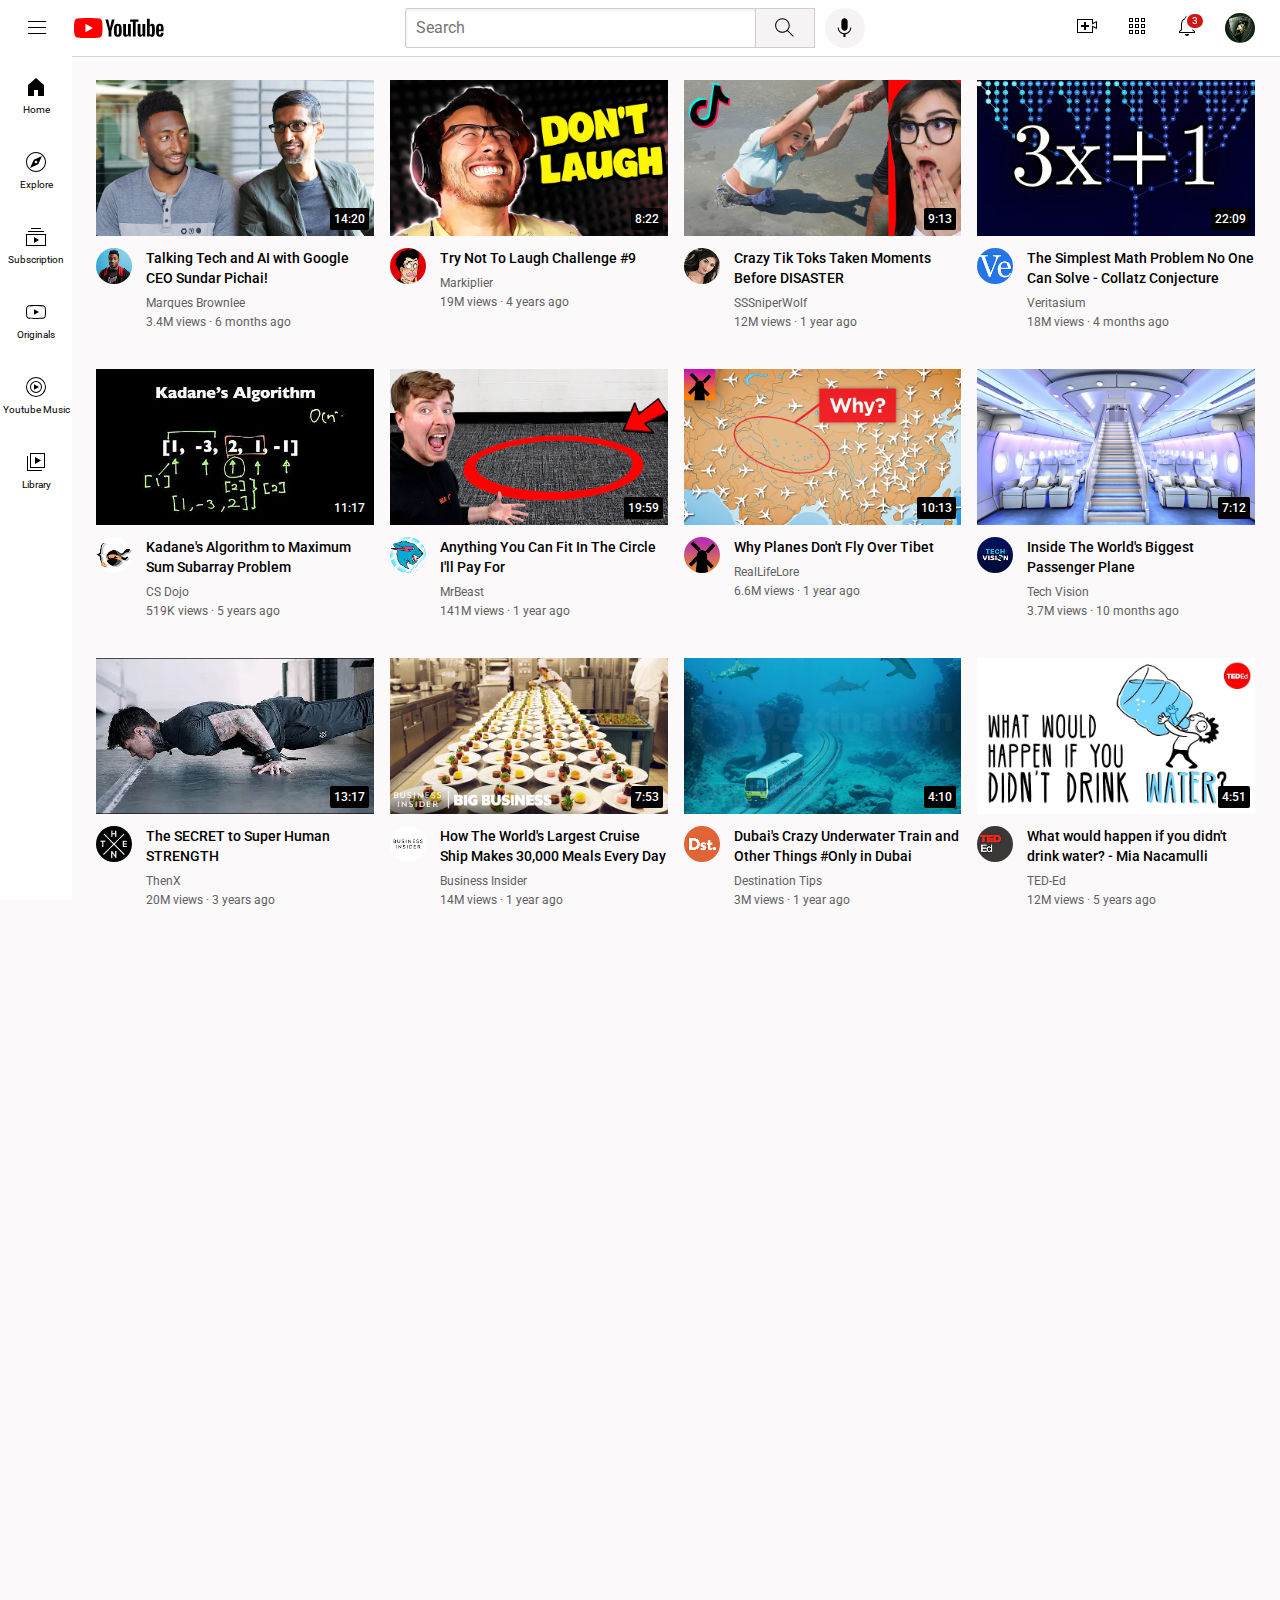
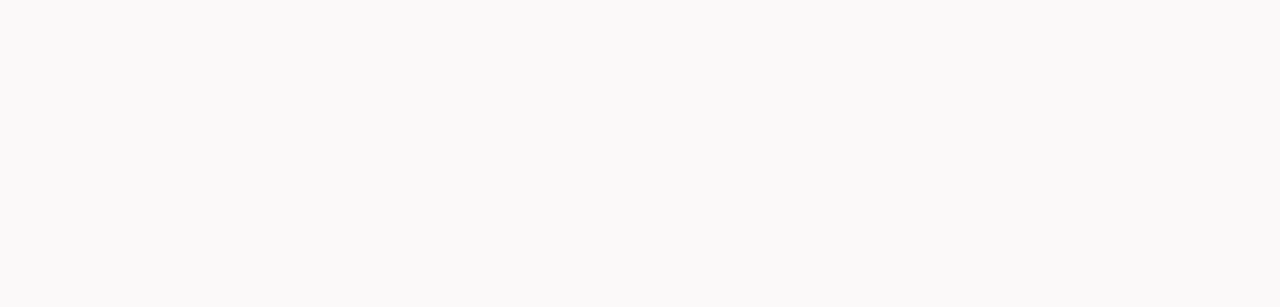
<file: index.html>
<!DOCTYPE html>
<html>
	<head>
		<title>
			YouTube clone
		</title>
		<link rel="preconnect" href="https://fonts.googleapis.com">
<link rel="preconnect" href="https://fonts.gstatic.com" crossorigin>
<link href="https://fonts.googleapis.com/css2?family=Roboto:ital,wght@0,100;0,300;0,400;0,500;0,700;0,900;1,100;1,300;1,400;1,500;1,700;1,900&display=swap" rel="stylesheet">
<link rel="stylesheet" href="STYLES/general.css">
<link rel="stylesheet" href="STYLES/video.css">
<link rel="stylesheet" href="STYLES/header.css">
<style>
	body{
		margin: 0;
		padding-bottom: 1000px;
	}
</style>
	</head>
	<body style="padding-top: 80px;
	             padding-left: 96px;
				 padding-right: 25px;
				 background-color: rgb(251, 249, 249);">
		<div class="header">
			<div class="left-section">
				<img class="hamburger-menu" src="icons/hamburger-menu.svg">
				<img class="youtube-logo" src="icons/youtube-logo.svg">
			</div>
			<div class="middle-section">
				<input class="textbar" type="text" placeholder="Search">
				<button class="search-button">
					<img class="search" src="icons/search.svg">
					<div class="tooltip">Search</div>
				</button>
				<button class="voice-button">
					<img class="voice" src="icons/voice-search-icon.svg">
					<div class="tooltip">Search with your voice</div>
				</button>
			</div>
			<div class="right-section">
				<div class="upload-option">
				<img class="upload" src="icons/upload.svg">
				<div class="tooltip">Create</div>
				</div>
				<div class="youtube-apps-option">
				<img class="youtube-apps" src="icons/youtube-apps.svg">
				<div class="tooltip">YouTube apps</div>
				</div>
				<div class="notification-icon">
				<img class="notifications" src="icons/notifications.svg">
				<div class="tooltip">Notifications</div>
				<div class="notification-count">3</div>
				</div>
				<img class="channel-picture" src="icons/unnamed.jpg">
			</div>
		</div>
		<div class="sidebar">
			<div class="sidelink">
			<div class="home1">
				<img class="home" src="icons/home.svg">
			</div>
			<div class="sidep1">
				<p class="sidep">Home</p>
			</div>
		</div>
		<div class="sidelink">
			<div class="explore1">
				<img class="explore" src="icons/explore.svg">
			</div>
			<div class="sidep1">
				<p class="sidep">Explore</p>
			</div>
		</div>
		<div class="sidelink">
			<div class="subscription1">
				<img class="subscription" src="icons/subscriptions.svg">
			</div>
			<div class="sidep1">
				<p class="sidep">Subscription</p>
			</div>
		</div>
		<div class="sidelink">
			<div class="originals1">
				<img class="originals" src="icons/originals.svg">
			</div>
			<div class="sidep1">
				<p class="sidep">Originals</p>
			</div>
		</div>
		<div class="sidelink">
			<div class="youtube-music1">
				<img class="youtube-music" src="icons/youtube-music.svg">
			</div>
			<div class="sidep1">
				<p class="sidep">Youtube Music</p>
			</div>
		</div>
		<div class="sidelink">
			<div class="library1">
				<img class="library" src="icons/library.svg">
			</div>
			<div class="sidep1">
				<p class="sidep">Library</p>
			</div>
		</div>
		</div>
		<div class="video-grid">
			<div class="first-div">
				<div class="divhor-one">
					<a href="https://youtu.be/n2RNcPRtAiY?si=Q77ncR1Mn3xw7DJM">
					<img class="thumbnail" src="thumbnail/thumbnail-1.webp">
					</a>
					<div class="video-time">14:20</div>
				</div>
			<div class="video-info-grid">
				<div class="divvir-one">
					<img class="channel1" src="thumbnail/channel-1.jpeg">
				</div>
				<div class="divvir-two">
					<div class="divhor-three">
						<p class="video-title">
							Talking Tech and AI with Google CEO Sundar Pichai!
						</p>
					</div>
					<div class="divhor-four">
						<p class="video-author">
							Marques Brownlee
						</p>
					</div>
					<div class="divhor-five">
						
					<p class="video-stats">
						3.4M views &#183; 6 months ago
					</p>
				</div>
					</div>
				</div>
				
			   </div>
			<div class="second-div">
				<div class="divhor-one">
					<a href="https://youtu.be/mP0RAo9SKZk?si=rxrFFA4aEv4WgQrC">
					<img class="thumbnail" src="thumbnail/thumbnail-2.webp">
				</a>
					<div class="video-time">8:22</div>
				</div>
			<div class="video-info-grid">
				<div class="divvir-one">
					<img class="channel1" src="thumbnail/channel-2.jpeg">
				</div>
				<div class="divvir-two">
					<div class="divhor-three">
						<p class="video-title">
							Try Not To Laugh Challenge #9
						</p>
					</div>
					<div class="divhor-four">
						<p class="video-author">
							Markiplier
						</p>
					</div>
					<div class="divhor-five">
						
					<p class="video-stats">
						19M views &#183; 4 years ago
					</p>
				</div>
					</div>
				</div>
				
			   </div>
	
			   <div class="first-div">
				<div class="divhor-one">
					<a href="https://youtu.be/FgjPQQeTh1w?si=P5kj933E7kgyf2D4">
					<img class="thumbnail" src="thumbnail/thumbnail-3.webp">
				</a>
					<div class="video-time">9:13</div>
				</div>
			<div class="video-info-grid">
				<div class="divvir-one">
					<img class="channel1" src="thumbnail/channel-3.jpeg">
				</div>
				<div class="divvir-two">
					<div class="divhor-three">
						<p class="video-title">
							Crazy Tik Toks Taken Moments Before DISASTER
						</p>
					</div>
					<div class="divhor-four">
						<p class="video-author">
							SSSniperWolf
						</p>
					</div>
					<div class="divhor-five">
						
					<p class="video-stats">
						12M views &#183; 1 year ago
					</p>
				</div>
					</div>
				</div>
				
			   </div>
			<div class="second-div">
				<div class="divhor-one">
					<a href="https://youtu.be/094y1Z2wpJg?si=LOni8vkjthTv8ckp">
					<img class="thumbnail" src="thumbnail/thumbnail-4.webp">
				</a>
					<div class="video-time">22:09</div>
				</div>
			<div class="video-info-grid">
				<div class="divvir-one">
					<img class="channel1" src="thumbnail/channel-4.jpeg">
				</div>
				<div class="divvir-two">
					<div class="divhor-three">
						<p class="video-title">
							The Simplest Math Problem No One Can Solve - Collatz Conjecture
						</p>
					</div>
					<div class="divhor-four">
						<p class="video-author">
							Veritasium
						</p>
					</div>
					<div class="divhor-five">
						
					<p class="video-stats">
						18M views &#183; 4 months ago
					</p>
				</div>
					</div>
				</div>
				
			   </div>
	
			   <div class="first-div">
				<div class="divhor-one">
					<a href="https://youtu.be/86CQq3pKSUw?si=g98uYoDlbE7LrcF6">
					<img class="thumbnail" src="thumbnail/thumbnail-5.webp">
				</a>
					<div class="video-time">11:17</div>
				</div>
			<div class="video-info-grid">
				<div class="divvir-one">
					<img class="channel1" src="thumbnail/channel-5.jpeg">
				</div>
				<div class="divvir-two">
					<div class="divhor-three">
						<p class="video-title">
							Kadane's Algorithm to Maximum Sum Subarray Problem
						</p>
					</div>
					<div class="divhor-four">
						<p class="video-author">
							CS Dojo
						</p>
					</div>
					<div class="divhor-five">
						
					<p class="video-stats">
						519K views &#183; 5 years ago
					</p>
				</div>
					</div>
				</div>
				
			   </div>
			<div class="second-div">
				<div class="divhor-one">
					<a href="https://youtu.be/yXWw0_UfSFg?si=bAzwNF9cgpF55GrR">
					<img class="thumbnail" src="thumbnail/thumbnail-6.webp">
				</a>
					<div class="video-time">19:59</div>
				</div>
			<div class="video-info-grid">
				<div class="divvir-one">
					<img class="channel1" src="thumbnail/channel-6.jpeg">
				</div>
				<div class="divvir-two">
					<div class="divhor-three">
						<p class="video-title">
							Anything You Can Fit In The Circle I'll Pay For
						</p>
					</div>
					<div class="divhor-four">
						<p class="video-author">
							MrBeast
						</p>
					</div>
					<div class="divhor-five">
						
					<p class="video-stats">
						141M views &#183; 1 year ago
					</p>
				</div>
					</div>
				</div>
				
			   </div>
		

		<div class="first-div">
			<div class="divhor-one">
				<a href="https://youtu.be/fNVa1qMbF9Y?si=W2Tx2E2NguGeqUr6">
				<img class="thumbnail" src="thumbnail/thumbnail-7.webp">
			</a>
				<div class="video-time">10:13</div>
			</div>
		<div class="video-info-grid">
			<div class="divvir-one">
				<img class="channel1" src="thumbnail/channel-7.jpeg">
			</div>
			<div class="divvir-two">
				<div class="divhor-three">
					<p class="video-title">
						Why Planes Don't Fly Over Tibet
					</p>
				</div>
				<div class="divhor-four">
					<p class="video-author">
						RealLifeLore
					</p>
				</div>
				<div class="divhor-five">
					
				<p class="video-stats">
					6.6M views &#183; 1 year ago
				</p>
			</div>
				</div>
			</div>
			
		   </div>
		<div class="second-div">
			<div class="divhor-one">
				<a href="https://youtu.be/lFm4EM1juls?si=y9CMXfkkVgLkydEh">
				<img class="thumbnail" src="thumbnail/thumbnail-8.webp">
			</a>
				<div class="video-time">7:12</div>
			</div>
		<div class="video-info-grid">
			<div class="divvir-one">
				<img class="channel1" src="thumbnail/channel-8.jpeg">
			</div>
			<div class="divvir-two">
				<div class="divhor-three">
					<p class="video-title">
						Inside The World's Biggest Passenger Plane
					</p>
				</div>
				<div class="divhor-four">
					<p class="video-author">
						Tech Vision
					</p>
				</div>
				<div class="divhor-five">
					
				<p class="video-stats">
					3.7M views &#183; 10 months ago
				</p>
			</div>
				</div>
			</div>
			
		   </div>

		   <div class="first-div">
			<div class="divhor-one">
				<a href="https://youtu.be/ixmxOlcrlUc?si=-MGk5y06OrVkayh4">
				<img class="thumbnail" src="thumbnail/thumbnail-9.webp">
			</a>
				<div class="video-time">13:17</div>
			</div>
		<div class="video-info-grid">
			<div class="divvir-one">
				<img class="channel1" src="thumbnail/channel-9.jpeg">
			</div>
			<div class="divvir-two">
				<div class="divhor-three">
					<p class="video-title">
						The SECRET to Super Human STRENGTH
					</p>
				</div>
				<div class="divhor-four">
					<p class="video-author">
						ThenX
					</p>
				</div>
				<div class="divhor-five">
					
				<p class="video-stats">
					20M views &#183; 3 years ago
				</p>
			</div>
				</div>
			</div>
			
		   </div>
		<div class="second-div">
			<div class="divhor-one">
				<a href="https://youtu.be/R2vXbFp5C9o?si=ecuRwK_HOPVIUdQT">
				<img class="thumbnail" src="thumbnail/thumbnail-10.webp">
			</a>
				<div class="video-time">7:53</div>
			</div>
		<div class="video-info-grid">
			<div class="divvir-one">
				<img class="channel1" src="thumbnail/channel-10.jpeg">
			</div>
			<div class="divvir-two">
				<div class="divhor-three">
					<p class="video-title">
						How The World's Largest Cruise Ship Makes 30,000 Meals Every Day
					</p>
				</div>
				<div class="divhor-four">
					<p class="video-author">
						Business Insider
					</p>
				</div>
				<div class="divhor-five">
					
				<p class="video-stats">
					14M views &#183; 1 year ago
				</p>
			</div>
				</div>
			</div>
			
		   </div>

		   <div class="first-div">
			<div class="divhor-one">
				<a href="https://youtu.be/0nZuYyXET3s?si=35Vw2inDw8m3XbTY">
				<img class="thumbnail" src="thumbnail/thumbnail-11.webp">
			</a>
				<div class="video-time">4:10</div>
			</div>
		<div class="video-info-grid">
			<div class="divvir-one">
				<img class="channel1" src="thumbnail/channel-11.jpeg">
			</div>
			<div class="divvir-two">
				<div class="divhor-three">
					<p class="video-title">
						Dubai's Crazy Underwater Train and Other Things #Only in Dubai
					</p>
				</div>
				<div class="divhor-four">
					<p class="video-author">
						Destination Tips
					</p>
				</div>
				<div class="divhor-five">
					
				<p class="video-stats">
					3M views &#183; 1 year ago
				</p>
			</div>
				</div>
			</div>
			
		   </div>
		<div class="second-div">
			<div class="divhor-one">
				<a href="https://youtu.be/9iMGFqMmUFs?si=8SSAaRj8_tU-NZF8">
				<img class="thumbnail" src="thumbnail/thumbnail-12.webp">
			</a>
				<div class="video-time">4:51</div>
			</div>
		<div class="video-info-grid">
			<div class="divvir-one">
				<img class="channel1" src="thumbnail/channel-12.jpeg">
			</div>
			<div class="divvir-two">
				<div class="divhor-three">
					<p class="video-title">
						What would happen if you didn't drink water? - Mia Nacamulli
					</p>
				</div>
				<div class="divhor-four">
					<p class="video-author">
						TED-Ed
					</p>
				</div>
				<div class="divhor-five">
					
				<p class="video-stats">
					12M views &#183; 5 years ago
				</p>
			</div>
				</div>
			</div>
			
		   </div>
	</div>
</div>
		</body>
</html>
</file>
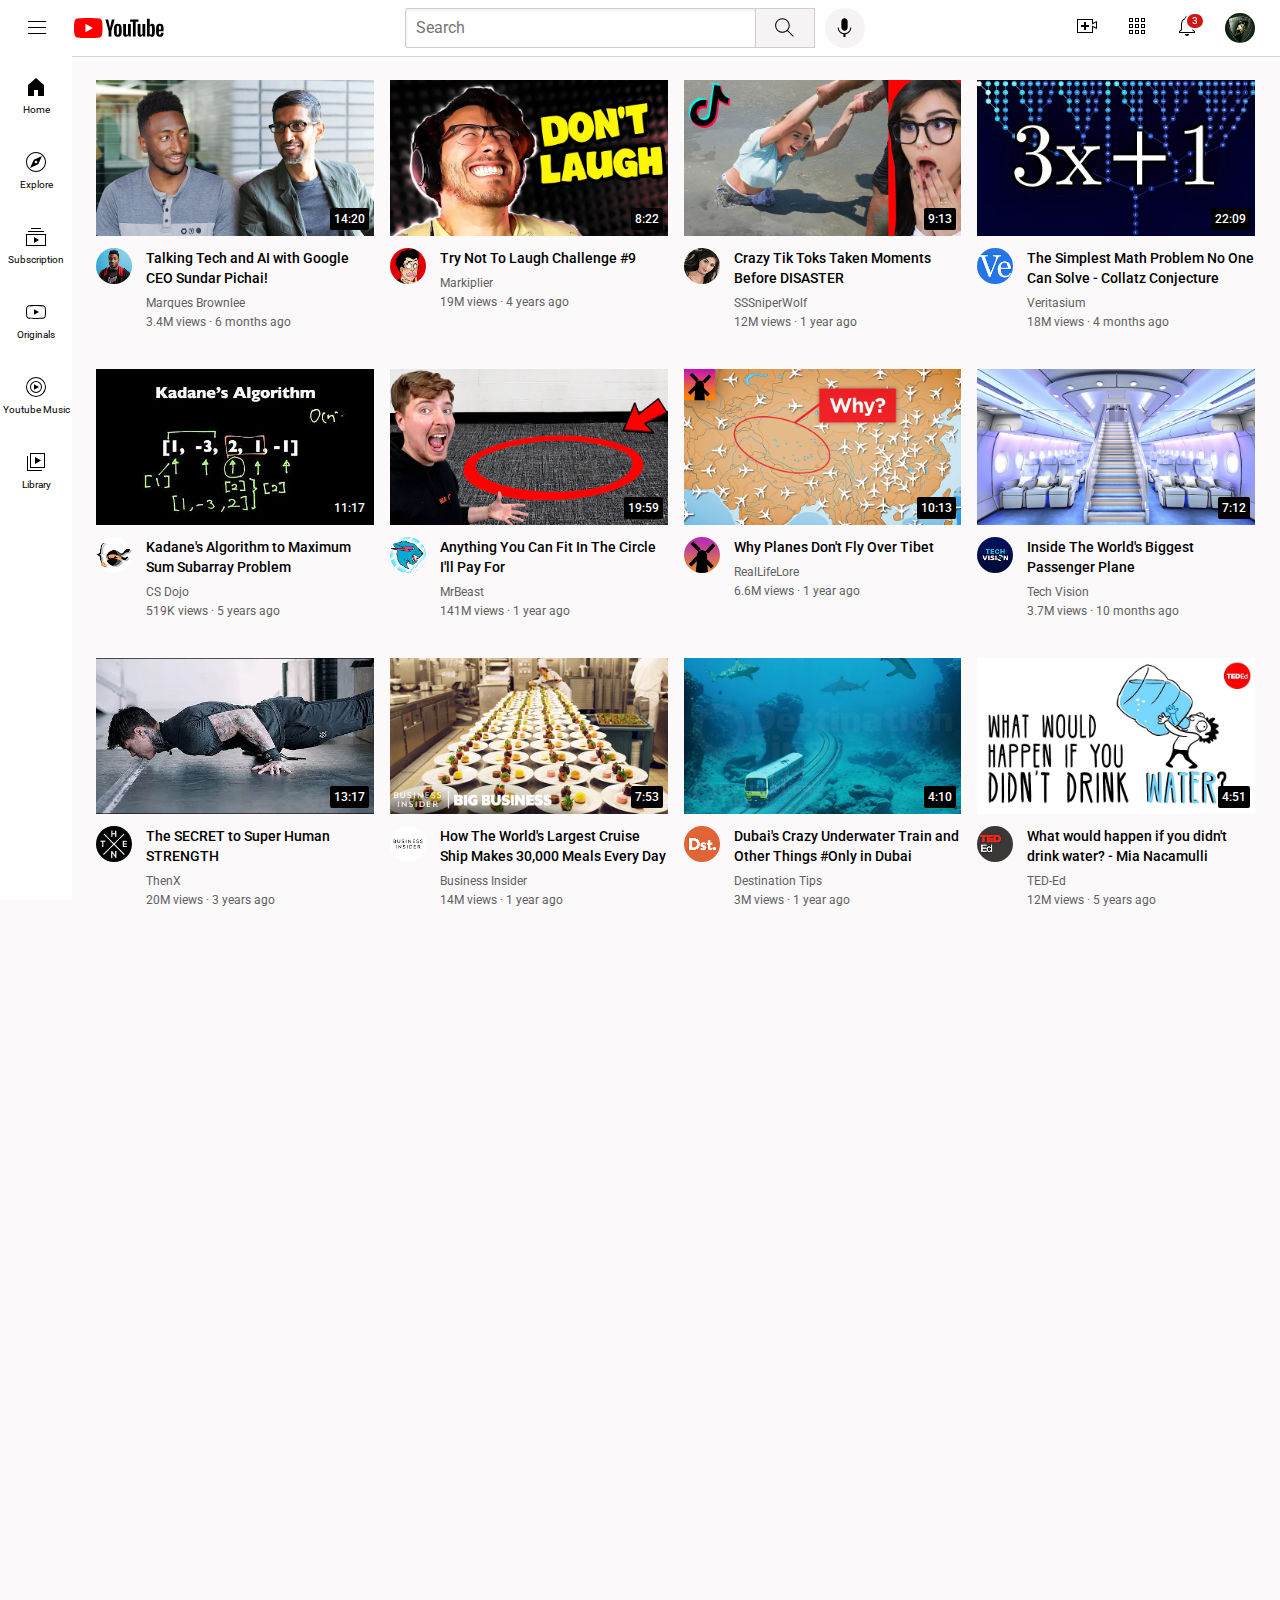
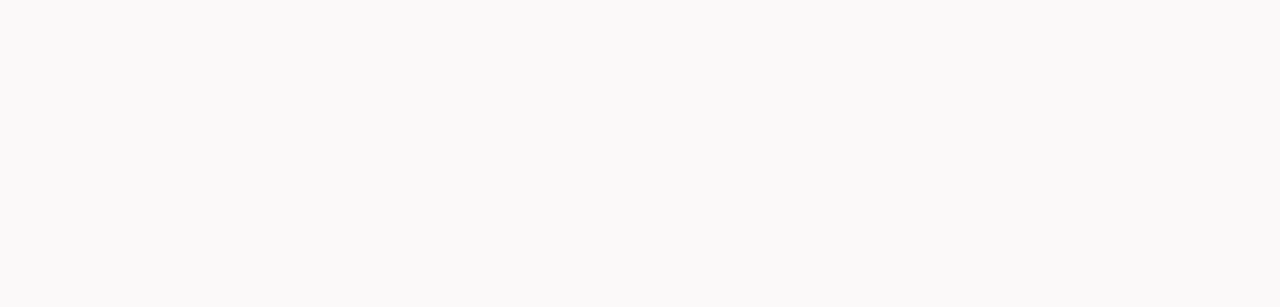
<file: youtube.html>
<!DOCTYPE html>
<html>
	<head>
		<title>
			YouTube clone
		</title>
		<link rel="preconnect" href="https://fonts.googleapis.com">
<link rel="preconnect" href="https://fonts.gstatic.com" crossorigin>
<link href="https://fonts.googleapis.com/css2?family=Roboto:ital,wght@0,100;0,300;0,400;0,500;0,700;0,900;1,100;1,300;1,400;1,500;1,700;1,900&display=swap" rel="stylesheet">
<link rel="stylesheet" href="STYLES/general.css">
<link rel="stylesheet" href="STYLES/video.css">
<link rel="stylesheet" href="STYLES/header.css">
<style>
	body{
		margin: 0;
		padding-bottom: 1000px;
	}
</style>
	</head>
	<body style="padding-top: 80px;
	             padding-left: 96px;
				 padding-right: 25px;
				 background-color: rgb(251, 249, 249);">
		<div class="header">
			<div class="left-section">
				<img class="hamburger-menu" src="icons/hamburger-menu.svg">
				<img class="youtube-logo" src="icons/youtube-logo.svg">
			</div>
			<div class="middle-section">
				<input class="textbar" type="text" placeholder="Search">
				<button class="search-button">
					<img class="search" src="icons/search.svg">
					<div class="tooltip">Search</div>
				</button>
				<button class="voice-button">
					<img class="voice" src="icons/voice-search-icon.svg">
					<div class="tooltip">Search with your voice</div>
				</button>
			</div>
			<div class="right-section">
				<div class="upload-option">
				<img class="upload" src="icons/upload.svg">
				<div class="tooltip">Create</div>
				</div>
				<div class="youtube-apps-option">
				<img class="youtube-apps" src="icons/youtube-apps.svg">
				<div class="tooltip">YouTube apps</div>
				</div>
				<div class="notification-icon">
				<img class="notifications" src="icons/notifications.svg">
				<div class="tooltip">Notifications</div>
				<div class="notification-count">3</div>
				</div>
				<img class="channel-picture" src="icons/unnamed.jpg">
			</div>
		</div>
		<div class="sidebar">
			<div class="sidelink">
			<div class="home1">
				<img class="home" src="icons/home.svg">
			</div>
			<div class="sidep1">
				<p class="sidep">Home</p>
			</div>
		</div>
		<div class="sidelink">
			<div class="explore1">
				<img class="explore" src="icons/explore.svg">
			</div>
			<div class="sidep1">
				<p class="sidep">Explore</p>
			</div>
		</div>
		<div class="sidelink">
			<div class="subscription1">
				<img class="subscription" src="icons/subscriptions.svg">
			</div>
			<div class="sidep1">
				<p class="sidep">Subscription</p>
			</div>
		</div>
		<div class="sidelink">
			<div class="originals1">
				<img class="originals" src="icons/originals.svg">
			</div>
			<div class="sidep1">
				<p class="sidep">Originals</p>
			</div>
		</div>
		<div class="sidelink">
			<div class="youtube-music1">
				<img class="youtube-music" src="icons/youtube-music.svg">
			</div>
			<div class="sidep1">
				<p class="sidep">Youtube Music</p>
			</div>
		</div>
		<div class="sidelink">
			<div class="library1">
				<img class="library" src="icons/library.svg">
			</div>
			<div class="sidep1">
				<p class="sidep">Library</p>
			</div>
		</div>
		</div>
		<div class="video-grid">
			<div class="first-div">
				<div class="divhor-one">
					<a href="https://youtu.be/n2RNcPRtAiY?si=Q77ncR1Mn3xw7DJM">
					<img class="thumbnail" src="thumbnail/thumbnail-1.webp">
					</a>
					<div class="video-time">14:20</div>
				</div>
			<div class="video-info-grid">
				<div class="divvir-one">
					<img class="channel1" src="thumbnail/channel-1.jpeg">
				</div>
				<div class="divvir-two">
					<div class="divhor-three">
						<p class="video-title">
							Talking Tech and AI with Google CEO Sundar Pichai!
						</p>
					</div>
					<div class="divhor-four">
						<p class="video-author">
							Marques Brownlee
						</p>
					</div>
					<div class="divhor-five">
						
					<p class="video-stats">
						3.4M views &#183; 6 months ago
					</p>
				</div>
					</div>
				</div>
				
			   </div>
			<div class="second-div">
				<div class="divhor-one">
					<a href="https://youtu.be/mP0RAo9SKZk?si=rxrFFA4aEv4WgQrC">
					<img class="thumbnail" src="thumbnail/thumbnail-2.webp">
				</a>
					<div class="video-time">8:22</div>
				</div>
			<div class="video-info-grid">
				<div class="divvir-one">
					<img class="channel1" src="thumbnail/channel-2.jpeg">
				</div>
				<div class="divvir-two">
					<div class="divhor-three">
						<p class="video-title">
							Try Not To Laugh Challenge #9
						</p>
					</div>
					<div class="divhor-four">
						<p class="video-author">
							Markiplier
						</p>
					</div>
					<div class="divhor-five">
						
					<p class="video-stats">
						19M views &#183; 4 years ago
					</p>
				</div>
					</div>
				</div>
				
			   </div>
	
			   <div class="first-div">
				<div class="divhor-one">
					<a href="https://youtu.be/FgjPQQeTh1w?si=P5kj933E7kgyf2D4">
					<img class="thumbnail" src="thumbnail/thumbnail-3.webp">
				</a>
					<div class="video-time">9:13</div>
				</div>
			<div class="video-info-grid">
				<div class="divvir-one">
					<img class="channel1" src="thumbnail/channel-3.jpeg">
				</div>
				<div class="divvir-two">
					<div class="divhor-three">
						<p class="video-title">
							Crazy Tik Toks Taken Moments Before DISASTER
						</p>
					</div>
					<div class="divhor-four">
						<p class="video-author">
							SSSniperWolf
						</p>
					</div>
					<div class="divhor-five">
						
					<p class="video-stats">
						12M views &#183; 1 year ago
					</p>
				</div>
					</div>
				</div>
				
			   </div>
			<div class="second-div">
				<div class="divhor-one">
					<a href="https://youtu.be/094y1Z2wpJg?si=LOni8vkjthTv8ckp">
					<img class="thumbnail" src="thumbnail/thumbnail-4.webp">
				</a>
					<div class="video-time">22:09</div>
				</div>
			<div class="video-info-grid">
				<div class="divvir-one">
					<img class="channel1" src="thumbnail/channel-4.jpeg">
				</div>
				<div class="divvir-two">
					<div class="divhor-three">
						<p class="video-title">
							The Simplest Math Problem No One Can Solve - Collatz Conjecture
						</p>
					</div>
					<div class="divhor-four">
						<p class="video-author">
							Veritasium
						</p>
					</div>
					<div class="divhor-five">
						
					<p class="video-stats">
						18M views &#183; 4 months ago
					</p>
				</div>
					</div>
				</div>
				
			   </div>
	
			   <div class="first-div">
				<div class="divhor-one">
					<a href="https://youtu.be/86CQq3pKSUw?si=g98uYoDlbE7LrcF6">
					<img class="thumbnail" src="thumbnail/thumbnail-5.webp">
				</a>
					<div class="video-time">11:17</div>
				</div>
			<div class="video-info-grid">
				<div class="divvir-one">
					<img class="channel1" src="thumbnail/channel-5.jpeg">
				</div>
				<div class="divvir-two">
					<div class="divhor-three">
						<p class="video-title">
							Kadane's Algorithm to Maximum Sum Subarray Problem
						</p>
					</div>
					<div class="divhor-four">
						<p class="video-author">
							CS Dojo
						</p>
					</div>
					<div class="divhor-five">
						
					<p class="video-stats">
						519K views &#183; 5 years ago
					</p>
				</div>
					</div>
				</div>
				
			   </div>
			<div class="second-div">
				<div class="divhor-one">
					<a href="https://youtu.be/yXWw0_UfSFg?si=bAzwNF9cgpF55GrR">
					<img class="thumbnail" src="thumbnail/thumbnail-6.webp">
				</a>
					<div class="video-time">19:59</div>
				</div>
			<div class="video-info-grid">
				<div class="divvir-one">
					<img class="channel1" src="thumbnail/channel-6.jpeg">
				</div>
				<div class="divvir-two">
					<div class="divhor-three">
						<p class="video-title">
							Anything You Can Fit In The Circle I'll Pay For
						</p>
					</div>
					<div class="divhor-four">
						<p class="video-author">
							MrBeast
						</p>
					</div>
					<div class="divhor-five">
						
					<p class="video-stats">
						141M views &#183; 1 year ago
					</p>
				</div>
					</div>
				</div>
				
			   </div>
		

		<div class="first-div">
			<div class="divhor-one">
				<a href="https://youtu.be/fNVa1qMbF9Y?si=W2Tx2E2NguGeqUr6">
				<img class="thumbnail" src="thumbnail/thumbnail-7.webp">
			</a>
				<div class="video-time">10:13</div>
			</div>
		<div class="video-info-grid">
			<div class="divvir-one">
				<img class="channel1" src="thumbnail/channel-7.jpeg">
			</div>
			<div class="divvir-two">
				<div class="divhor-three">
					<p class="video-title">
						Why Planes Don't Fly Over Tibet
					</p>
				</div>
				<div class="divhor-four">
					<p class="video-author">
						RealLifeLore
					</p>
				</div>
				<div class="divhor-five">
					
				<p class="video-stats">
					6.6M views &#183; 1 year ago
				</p>
			</div>
				</div>
			</div>
			
		   </div>
		<div class="second-div">
			<div class="divhor-one">
				<a href="https://youtu.be/lFm4EM1juls?si=y9CMXfkkVgLkydEh">
				<img class="thumbnail" src="thumbnail/thumbnail-8.webp">
			</a>
				<div class="video-time">7:12</div>
			</div>
		<div class="video-info-grid">
			<div class="divvir-one">
				<img class="channel1" src="thumbnail/channel-8.jpeg">
			</div>
			<div class="divvir-two">
				<div class="divhor-three">
					<p class="video-title">
						Inside The World's Biggest Passenger Plane
					</p>
				</div>
				<div class="divhor-four">
					<p class="video-author">
						Tech Vision
					</p>
				</div>
				<div class="divhor-five">
					
				<p class="video-stats">
					3.7M views &#183; 10 months ago
				</p>
			</div>
				</div>
			</div>
			
		   </div>

		   <div class="first-div">
			<div class="divhor-one">
				<a href="https://youtu.be/ixmxOlcrlUc?si=-MGk5y06OrVkayh4">
				<img class="thumbnail" src="thumbnail/thumbnail-9.webp">
			</a>
				<div class="video-time">13:17</div>
			</div>
		<div class="video-info-grid">
			<div class="divvir-one">
				<img class="channel1" src="thumbnail/channel-9.jpeg">
			</div>
			<div class="divvir-two">
				<div class="divhor-three">
					<p class="video-title">
						The SECRET to Super Human STRENGTH
					</p>
				</div>
				<div class="divhor-four">
					<p class="video-author">
						ThenX
					</p>
				</div>
				<div class="divhor-five">
					
				<p class="video-stats">
					20M views &#183; 3 years ago
				</p>
			</div>
				</div>
			</div>
			
		   </div>
		<div class="second-div">
			<div class="divhor-one">
				<a href="https://youtu.be/R2vXbFp5C9o?si=ecuRwK_HOPVIUdQT">
				<img class="thumbnail" src="thumbnail/thumbnail-10.webp">
			</a>
				<div class="video-time">7:53</div>
			</div>
		<div class="video-info-grid">
			<div class="divvir-one">
				<img class="channel1" src="thumbnail/channel-10.jpeg">
			</div>
			<div class="divvir-two">
				<div class="divhor-three">
					<p class="video-title">
						How The World's Largest Cruise Ship Makes 30,000 Meals Every Day
					</p>
				</div>
				<div class="divhor-four">
					<p class="video-author">
						Business Insider
					</p>
				</div>
				<div class="divhor-five">
					
				<p class="video-stats">
					14M views &#183; 1 year ago
				</p>
			</div>
				</div>
			</div>
			
		   </div>

		   <div class="first-div">
			<div class="divhor-one">
				<a href="https://youtu.be/0nZuYyXET3s?si=35Vw2inDw8m3XbTY">
				<img class="thumbnail" src="thumbnail/thumbnail-11.webp">
			</a>
				<div class="video-time">4:10</div>
			</div>
		<div class="video-info-grid">
			<div class="divvir-one">
				<img class="channel1" src="thumbnail/channel-11.jpeg">
			</div>
			<div class="divvir-two">
				<div class="divhor-three">
					<p class="video-title">
						Dubai's Crazy Underwater Train and Other Things #Only in Dubai
					</p>
				</div>
				<div class="divhor-four">
					<p class="video-author">
						Destination Tips
					</p>
				</div>
				<div class="divhor-five">
					
				<p class="video-stats">
					3M views &#183; 1 year ago
				</p>
			</div>
				</div>
			</div>
			
		   </div>
		<div class="second-div">
			<div class="divhor-one">
				<a href="https://youtu.be/9iMGFqMmUFs?si=8SSAaRj8_tU-NZF8">
				<img class="thumbnail" src="thumbnail/thumbnail-12.webp">
			</a>
				<div class="video-time">4:51</div>
			</div>
		<div class="video-info-grid">
			<div class="divvir-one">
				<img class="channel1" src="thumbnail/channel-12.jpeg">
			</div>
			<div class="divvir-two">
				<div class="divhor-three">
					<p class="video-title">
						What would happen if you didn't drink water? - Mia Nacamulli
					</p>
				</div>
				<div class="divhor-four">
					<p class="video-author">
						TED-Ed
					</p>
				</div>
				<div class="divhor-five">
					
				<p class="video-stats">
					12M views &#183; 5 years ago
				</p>
			</div>
				</div>
			</div>
			
		   </div>
	</div>
</div>
		</body>
</html>
</file>
<file: STYLES/general.css>
p{
    font-family: Roboto, arial;
    margin-bottom: 0px;
    margin-top: 0px;
}
</file>
<file: STYLES/video.css>
.divhor-one{
    position: relative;
}
.thumbnail{
    width: 100%;
}
.video-grid{
display: grid;
grid-template-columns: 1fr 1fr 1fr 1fr;
column-gap: 16px;
row-gap: 40px;
}

@media (max-width: 1124px){
    .video-grid{
grid-template-columns: 1fr 1fr 1fr;   
    }
}
@media (max-width: 870px){
    .video-grid{
grid-template-columns: 1fr 1fr;   
    }
}
@media (max-width: 500px){
    .video-grid{
grid-template-columns: 1fr;   
    }
}
.video-info-grid{
margin-top: 8px;
display: grid;
grid-template-columns: 50px 1fr;
}
.video-title{
font-weight: 500;
font-size: 14px;
line-height: 20px;
margin-bottom: 5px;
margin-top: 0px;
}
.video-stats,.video-author{
font-size: 12px;
color: rgb(96 96 96);
margin-bottom: 0px;
margin-top: 8px;
}
.video-author{
    margin-bottom: 0px;
}
.video-stats{
    margin-top: 5px;
}
.channel1{
border-radius: 50px;
width: 36px;
}
.video-time{
    position: absolute;
    background-color: black;
    color: white;
    padding-left: 4px;
    padding-right: 4px;
    padding-top: 4px;
    padding-bottom: 4px;
    font-weight: 500;
    font-size: 12px;
    font-family: Roboto, Arial;
    border-radius: 2px;
    bottom: 10px;
    right: 5px;
}
</file>
<file: STYLES/header.css>
.header{
    height: 56px;
    top: 0;
    right: 0;
    left: 0;
    display: flex;
    flex-direction: row;
    justify-content: space-between;
    position: fixed;
    background-color: white;
    box-shadow: 0px 1px 0px rgb(214, 214, 214);
    z-index: 100;
}
.left-section{
    display: flex;
    align-items: center;
}
.right-section{
    width: 180px;
    display: flex;
    justify-content: space-between;
    align-items: center;
    flex-shrink: 0;
    margin-right: 25px;
}
.middle-section{
    display: flex;
    align-items: center;
    flex: 1;
    max-width: 460px;
    margin-left: 60px;
    margin-right: 30px;
}
.hamburger-menu{
    height: 24px;
    margin-left: 25px;
}
.youtube-logo{
    height: 20px;
    margin-left: 25px;
}
.search{
    height: 25px;
}
.voice{
    height: 25px;
}
.textbar{
    height: 36.5px;
    flex: 1;
    max-width: 400px;
    border-radius: 2px;
    border: 1px solid rgb(210, 203, 203);
    box-shadow: inset 1px 2px 3px rgba(0, 0, 0, 0.05);
    width: 0;
}
.textbar::placeholder{
    font-family: Roboto, Arial;
    font-size: 16px;
    padding-left: 8px;
}
.search-button{
    height: 40px;
    border: solid;
    width: 60px;
    border-width: 1px;
    border-color: rgb(210, 203, 203);
    background-color:rgb(245, 243, 243) ;
    margin-left: -1px;
    padding-top: 2px;
    position: relative;
    cursor: pointer;
}
.search-button .tooltip{
    position: absolute;
    background-color: rgb(110, 110, 110);
    border-radius: 2px;
    color: white;
    font-family: Roboto, Arial;
    font-size: 12px;
    padding-top: 8px;
    padding-bottom: 8px;
    padding-left: 8px;
    padding-right: 8px;
    bottom: -40px;
    right: 2px;
    opacity: 0;
    pointer-events: none;
    transition: opacity 0.15s;
}
.search-button:hover .tooltip{
    opacity: 1;
}
.voice-button{
    height: 40px;
    width: 40px;
    border: none;
    border-radius: 20px;
    border-color: rgb(210, 203, 203);
    background-color:rgb(245, 243, 243) ;
    padding-top: 2px;
    margin-left: 10px;
    cursor: pointer;
    position: relative;
}
.voice-button .tooltip{
    position: absolute;
    white-space: nowrap;
    background-color: rgb(110, 110, 110);
    border-radius: 2px;
    color: white;
    font-family: Roboto, Arial;
    font-size: 12px;
    padding-top: 8px;
    padding-bottom: 8px;
    padding-left: 8px;
    padding-right: 8px;
    bottom: -39px;
    left: -50px;
    opacity: 0;
    pointer-events: none;
    transition: opacity 0.15s;
}
.voice-button:hover .tooltip{
    opacity: 1;
}
.upload,.youtube-apps,.notifications{
    height: 24px;
}
.upload-option{
    position: relative;
    cursor: pointer;
}
.upload-option .tooltip{
    position: absolute;
    background-color: rgb(110, 110, 110);
    border-radius: 2px;
    color: white;
    font-family: Roboto, Arial;
    font-size: 12px;
    padding-top: 8px;
    padding-bottom: 8px;
    padding-left: 8px;
    padding-right: 8px;
    bottom: -45px;
    right: -12px;
    opacity: 0;
    pointer-events: none;
    transition: opacity 0.15s;
}
.upload-option:hover .tooltip{
    opacity: 1;
}
.youtube-apps-option{
    position: relative;
    cursor: pointer;
}
.youtube-apps-option .tooltip{
    position: absolute;
    white-space: nowrap;
    background-color: rgb(110, 110, 110);
    border-radius: 2px;
    color: white;
    font-family: Roboto, Arial;
    font-size: 12px;
    padding-top: 8px;
    padding-bottom: 8px;
    padding-left: 8px;
    padding-right: 8px;
    bottom: -45px;
    right: -38px;
    opacity: 0;
    pointer-events: none;
    transition: opacity 0.15s;
}
.youtube-apps-option:hover .tooltip{
    opacity: 1;
}
.notification-icon{
    position: relative;
    cursor: pointer;
}
.notification-icon .tooltip{
    position: absolute;
    background-color: rgb(110, 110, 110);
    border-radius: 2px;
    color: white;
    font-family: Roboto, Arial;
    font-size: 12px;
    padding-top: 8px;
    padding-bottom: 8px;
    padding-left: 8px;
    padding-right: 8px;
    bottom: -45px;
    right: -32px;
    opacity: 0;
    pointer-events: none;
    transition: opacity 0.15s;
}
.notification-icon:hover .tooltip{
    opacity: 1;
}
.channel-picture{
    height: 30px;
    border-radius: 15px;
    cursor: pointer;
}
.sidebar{
    width: 72px;
    top: 45px;
    bottom: 0;
    left: 0;
    position: fixed;
    background-color: white;
    align-items: center;
    padding-top: 20px;
    padding-bottom: 240px;
    z-index: 101;
}
.sidelink{
    width: 72px;
    height: 55px;
    padding-top: 10px;
    padding-bottom: 10px;
}
.sidelink:hover{
    background-color: rgb(242, 242, 242);
    cursor: pointer;
}
.sidep1{
    font-family: Roboto, Arial;
    font-size: 10px;
    display: flex;
    flex-direction: column;
    align-items: center;
}
.home,.explore,.subscription,.originals,.youtube-music,.library{
    height: 24px;
}
.home1,.explore1,.subscription1,.originals1,.youtube-music1,.library1{
    margin: 0px 0px 5px;
    display: flex;
    flex-direction: column;
    align-items: center;
}
.notification-icon{
    position: relative;
}
.notification-count{
    position: absolute;
    color: white;
    background-color: rgb(207, 22, 22);
    border-radius: 10px;
    border: solid;
    border-color: white;
    border-width: 2px;
    padding-left: 5px;
    padding-right: 5px;
    padding-top: 1px;
    padding-bottom: 2px;
    font-family: Roboto, Arial;
    font-size: 10px;
    right: -6px;
    top: -2px;
}
</file>
